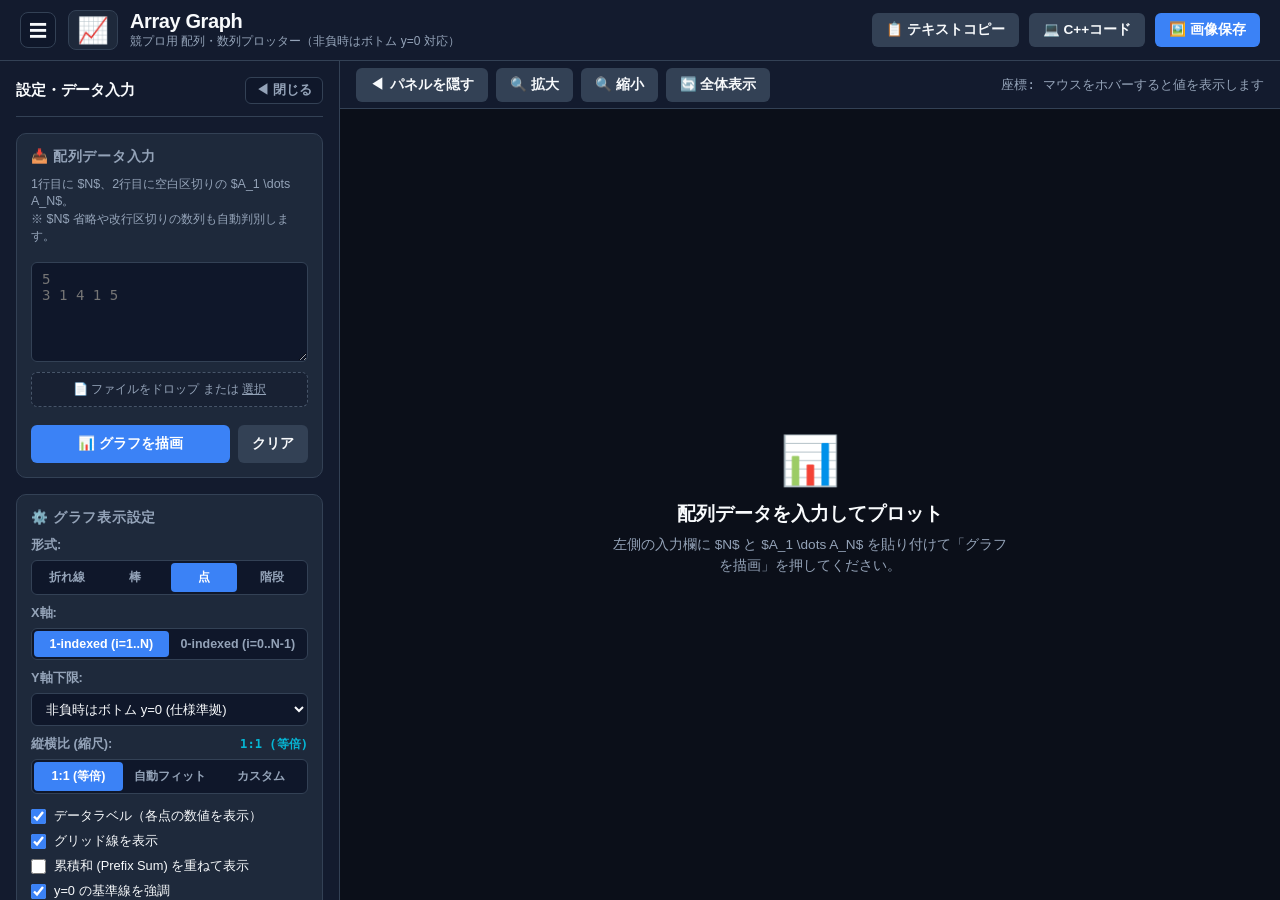
<file: app/array_graph/index.html>
<!DOCTYPE html>
<html lang="ja">
<head>
  <meta charset="UTF-8">
  <meta name="viewport" content="width=device-width, initial-scale=1.0">
  <title>Array Graph - 競プロ用 配列・数列グラフプロッター</title>
  <link rel="stylesheet" href="style.css">
</head>
<body>

  <!-- ヘッダー -->
  <header>
    <div class="logo-area">
      <button id="btn-header-toggle-sidebar" class="sidebar-header-toggle-btn" title="サイドバーを開閉 (Ctrl+B / ⌘B)">
        ☰
      </button>
      <div class="logo-icon">📈</div>
      <div>
        <h1>Array Graph</h1>
        <div class="subtitle">競プロ用 配列・数列プロッター（非負時はボトム y=0 対応）</div>
      </div>
    </div>
    <div class="header-actions">
      <button class="btn btn-secondary" id="btn-export-text" title="配列データをテキスト形式でコピー">📋 テキストコピー</button>
      <button class="btn btn-secondary" id="btn-export-cpp" title="C++ vector<long long> コードとしてコピー">💻 C++コード</button>
      <button class="btn btn-primary" id="btn-save-image" title="グラフを画像 (PNG) として保存">🖼️ 画像保存</button>
    </div>
  </header>

  <!-- メインコンテンツ -->
  <div class="app-container" id="app-container">

    <!-- サイドバー (入力・設定・統計) -->
    <aside class="sidebar" id="sidebar">

      <!-- サイドバー上部ヘッダー (折りたたみボタン) -->
      <div class="sidebar-header">
        <span class="sidebar-header-title">設定・データ入力</span>
        <button id="btn-close-sidebar" class="sidebar-close-btn" title="サイドバーを閉じる (Ctrl+B / ⌘B)">
          ◀ 閉じる
        </button>
      </div>

      <!-- 1. 入力セクション -->
      <div class="control-section">
        <div class="section-title">
          <span>📥 配列データ入力</span>
        </div>
        <div style="font-size: 0.78rem; color: var(--text-sub); margin-bottom: 6px; line-height: 1.4;">
          1行目に $N$、2行目に空白区切りの $A_1 \dots A_N$。<br>
          ※ $N$ 省略や改行区切りの数列も自動判別します。
        </div>

        <textarea id="input-array-text" class="input-textarea" placeholder="5&#10;3 1 4 1 5"></textarea>

        <!-- ファイルドロップゾーン -->
        <div class="file-drop-zone" id="file-drop-zone">
          <span>📄 ファイルをドロップ または <u>選択</u></span>
          <input type="file" id="file-input" accept=".txt,.in,.out,text/*" style="display: none;">
        </div>

        <div style="display: flex; gap: 8px; margin-top: 8px;">
          <button id="btn-plot" class="btn btn-primary" style="flex: 1; padding: 10px;">📊 グラフを描画</button>
          <button id="btn-clear" class="btn btn-secondary" style="padding: 10px 14px;">クリア</button>
        </div>
      </div>

      <!-- 2. グラフ表示設定 -->
      <div class="control-section">
        <div class="section-title">
          <span>⚙️ グラフ表示設定</span>
        </div>

        <!-- グラフ種別 -->
        <div class="setting-row">
          <label class="setting-label">形式:</label>
          <div class="toggle-group" id="graph-type-group">
            <button class="toggle-btn" data-type="line">折れ線</button>
            <button class="toggle-btn" data-type="bar">棒</button>
            <button class="toggle-btn active" data-type="scatter">点</button>
            <button class="toggle-btn" data-type="step">階段</button>
          </div>
        </div>

        <!-- インデックス -->
        <div class="setting-row">
          <label class="setting-label">X軸:</label>
          <div class="toggle-group" id="index-type-group">
            <button class="toggle-btn active" data-index="1">1-indexed (i=1..N)</button>
            <button class="toggle-btn" data-index="0">0-indexed (i=0..N-1)</button>
          </div>
        </div>

        <!-- Y軸下限設定 -->
        <div class="setting-row">
          <label class="setting-label">Y軸下限:</label>
          <select id="select-y-mode" class="select-input">
            <option value="auto_zero" selected>非負時はボトム y=0 (仕様準拠)</option>
            <option value="always_zero">常に y=0 を含む</option>
            <option value="tight">min〜max 完全フィット</option>
          </select>
        </div>

        <!-- 縦横の縮尺 (アスペクト比) -->
        <div class="setting-row">
          <div style="display: flex; justify-content: space-between; align-items: center;">
            <label class="setting-label">縦横比 (縮尺):</label>
            <span id="aspect-ratio-val" style="font-size: 0.76rem; font-family: var(--font-mono); color: var(--accent-cyan); font-weight: bold;">1:1 (等倍)</span>
          </div>
          <div class="toggle-group" id="aspect-ratio-group">
            <button class="toggle-btn active" data-aspect="1:1" title="X軸とY軸の1目盛りピクセル長を同一にする (デフォルト等倍)">1:1 (等倍)</button>
            <button class="toggle-btn" data-aspect="auto" title="キャンバス全体に広がるよう自動フィット">自動フィット</button>
            <button class="toggle-btn" data-aspect="custom" title="スライダーで自由な縦横比率に調整">カスタム</button>
          </div>
          <div id="aspect-slider-container" style="display: none; flex-direction: column; gap: 4px; margin-top: 4px; background: #0f172a; padding: 8px; border-radius: 6px; border: 1px solid var(--panel-border);">
            <div style="display: flex; justify-content: space-between; font-size: 0.72rem; color: var(--text-sub);">
              <span>Y軸 0.2x</span>
              <span id="slider-ratio-display" style="color: var(--accent-cyan); font-weight: bold;">1.0x (1:1)</span>
              <span>Y軸 5.0x</span>
            </div>
            <input type="range" id="aspect-ratio-slider" min="0.2" max="5.0" step="0.05" value="1.0" style="width: 100%; accent-color: var(--accent);">
            <div style="display: flex; justify-content: space-between; gap: 4px; margin-top: 4px;">
              <button class="preset-btn" style="flex: 1;" id="btn-aspect-05">0.5x (1:2)</button>
              <button class="preset-btn" style="flex: 1;" id="btn-aspect-10">1.0x (1:1)</button>
              <button class="preset-btn" style="flex: 1;" id="btn-aspect-20">2.0x (2:1)</button>
            </div>
          </div>
        </div>

        <!-- チェックボックスオプション -->
        <div class="checkbox-options">
          <label class="checkbox-label">
            <input type="checkbox" id="chk-show-labels" checked>
            <span>データラベル（各点の数値を表示）</span>
          </label>
          <label class="checkbox-label">
            <input type="checkbox" id="chk-show-grid" checked>
            <span>グリッド線を表示</span>
          </label>
          <label class="checkbox-label">
            <input type="checkbox" id="chk-show-prefix">
            <span>累積和 (Prefix Sum) を重ねて表示</span>
          </label>
          <label class="checkbox-label">
            <input type="checkbox" id="chk-show-zero" checked>
            <span>y=0 の基準線を強調</span>
          </label>
        </div>
      </div>

      <!-- 3. 配列統計情報 (Analytics) -->
      <div class="control-section">
        <div class="section-title">
          <span>📊 配列の基本統計</span>
        </div>
        <div class="stats-grid" id="stats-grid">
          <div class="stat-item">
            <div class="stat-name">要素数 N</div>
            <div class="stat-val" id="stat-n">-</div>
          </div>
          <div class="stat-item">
            <div class="stat-name">最小値 min(A)</div>
            <div class="stat-val" id="stat-min">-</div>
          </div>
          <div class="stat-item">
            <div class="stat-name">最大値 max(A)</div>
            <div class="stat-val" id="stat-max">-</div>
          </div>
          <div class="stat-item">
            <div class="stat-name">総和 ΣA</div>
            <div class="stat-val" id="stat-sum">-</div>
          </div>
          <div class="stat-item" style="grid-column: span 2;">
            <div class="stat-name">平均値</div>
            <div class="stat-val" id="stat-avg">-</div>
          </div>
        </div>
      </div>

    </aside>

    <!-- メインワークスペース (キャンバス) -->
    <main class="workspace">

      <!-- 折りたたみ時の展開フローティングボタン -->
      <button id="btn-floating-expand" class="floating-sidebar-toggle" title="サイドバーを開く (Ctrl+B / ⌘B)">
        ▶ パネルを開く
      </button>

      <!-- ツールバー -->
      <div class="workspace-toolbar">
        <div class="toolbar-group">
          <button id="btn-toggle-sidebar" class="btn btn-secondary sidebar-toggle-btn" title="サイドバーを開閉 (Ctrl+B / ⌘B)">
            <span id="sidebar-toggle-icon">◀</span>
            <span id="sidebar-toggle-text">パネルを隠す</span>
          </button>
          <button id="btn-zoom-in" class="btn btn-secondary" title="拡大">🔍 拡大</button>
          <button id="btn-zoom-out" class="btn btn-secondary" title="縮小">🔍 縮小</button>
          <button id="btn-reset-view" class="btn btn-secondary" title="全体を表示 (リセット)">🔄 全体表示</button>
        </div>

        <div class="toolbar-status" id="hover-coord-text">
          座標: マウスをホバーすると値を表示します
        </div>
      </div>

      <!-- キャンバスエリア -->
      <div class="canvas-container" id="canvas-container">
        <canvas id="plot-canvas"></canvas>

        <!-- マウスホバー用フローティングツールチップ -->
        <div class="plot-tooltip" id="plot-tooltip"></div>

        <!-- データ未入力時のプレースホルダー -->
        <div class="empty-state" id="empty-state">
          <div style="font-size: 3rem; margin-bottom: 12px;">📊</div>
          <h3>配列データを入力してプロット</h3>
          <p>左側の入力欄に $N$ と $A_1 \dots A_N$ を貼り付けて「グラフを描画」を押してください。</p>
        </div>
      </div>

    </main>
  </div>

  <!-- トースト通知 -->
  <div class="toast" id="toast">クリップボードにコピーしました！</div>

  <script src="script.js"></script>
</body>
</html>
</file>
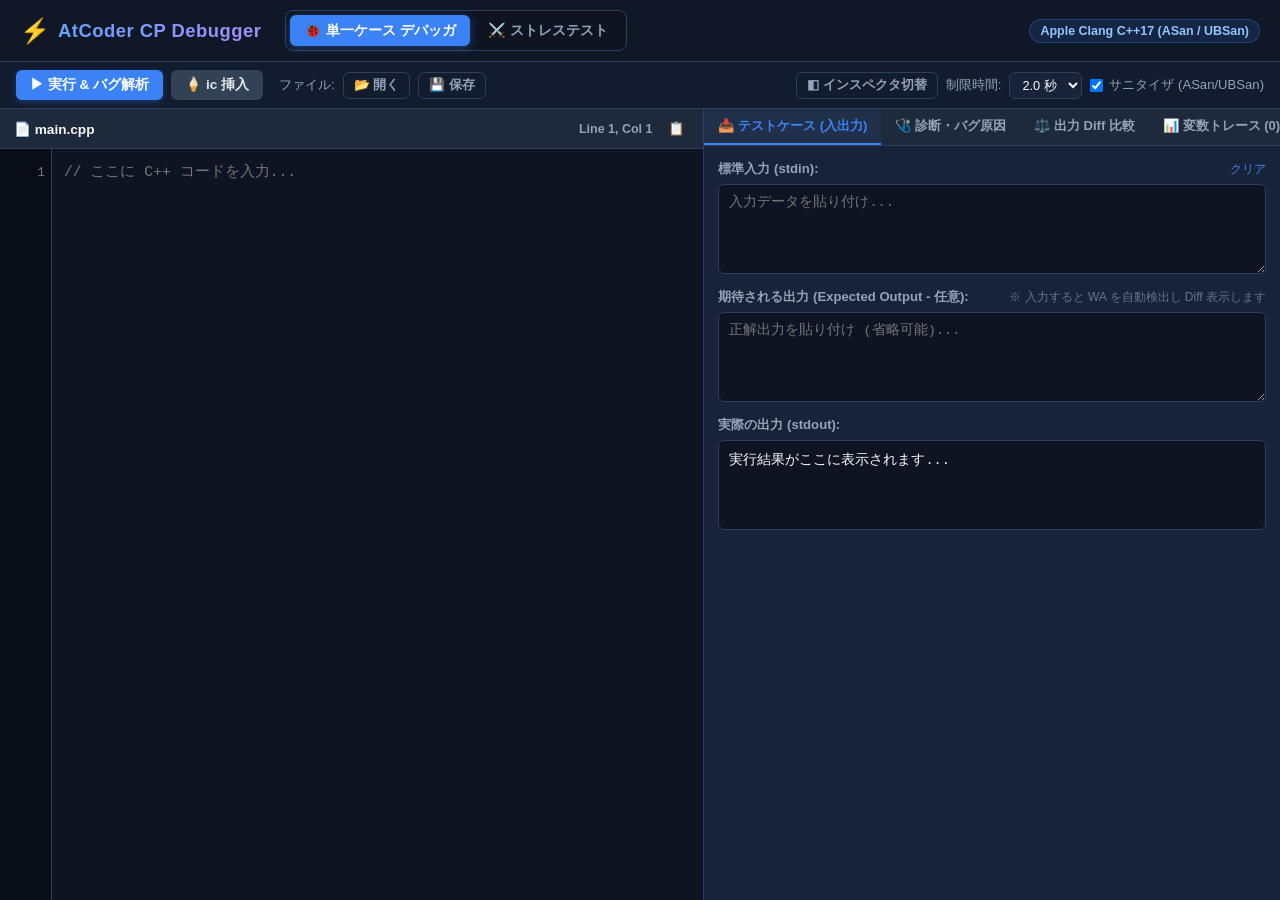
<file: app/cp_debugger/index.html>
<!DOCTYPE html>
<html lang="ja">
<head>
  <meta charset="UTF-8">
  <meta name="viewport" content="width=device-width, initial-scale=1.0">
  <title>AtCoder CP Debugger - 競技プログラミング デバッガ</title>
  <link rel="stylesheet" href="style.css">
</head>
<body>
  <!-- ヘッダー -->
  <header>
    <div class="header-left">
      <div class="logo">
        <span class="logo-icon">⚡️</span>
        <span class="logo-title">AtCoder CP Debugger</span>
      </div>
      <div class="tab-switcher">
        <button id="tab-btn-debug" class="tab-btn active" title="単一ケースの実行とバグ行・原因特定">
          🐞 単一ケース デバッガ
        </button>
        <button id="tab-btn-stress" class="tab-btn" title="Solver × Naive × Generator による自動検証">
          ⚔️ ストレステスト
        </button>
      </div>
    </div>
    <div class="header-right">
      <span class="badge badge-env">
        Apple Clang C++17 (ASan / UBSan)
      </span>
    </div>
  </header>

  <!-- メインコンテンツ -->
  <main id="app-container">
    
    <!-- ========================================== -->
    <!-- TAB 1: 単一ケース デバッガ (Single Debugger) -->
    <!-- ========================================== -->
    <section id="view-debugger" class="app-view active">
      <!-- ツールバー -->
      <div class="toolbar">
        <div class="toolbar-group">
          <button id="btn-run-debug" class="btn btn-primary" title="コードをコンパイル・実行してバグ行と原因を特定します (Ctrl+Enter / Cmd+Enter)">
            ▶ 実行 & バグ解析
          </button>
          <button id="btn-inject-ic" class="btn btn-secondary" title="icecream.hpp のインクルードとコンテキスト設定をコードに挿入します">
            🍦 ic 挿入
          </button>
          <button id="btn-jump-error" class="btn btn-outline" style="display: none;" title="バグ発生行へスクロール">
            🎯 バグ行へジャンプ
          </button>
        </div>

        <div class="toolbar-group">
          <label class="control-label">ファイル:</label>
          <button id="btn-load-file" class="btn btn-sm btn-outline">📂 開く</button>
          <input type="file" id="file-input-cpp" accept=".cpp,.cc,.cxx,.hpp" style="display: none;">
          <button id="btn-save-file" class="btn btn-sm btn-outline">💾 保存</button>
        </div>

        <div class="toolbar-group right-align">
          <button id="btn-toggle-inspector" class="btn btn-sm btn-outline" title="右側インスペクタパネルを開閉 (Ctrl+B / ⌘B)">
            ◧ インスペクタ切替
          </button>
          <label class="control-label">制限時間:</label>
          <select id="select-timeout" class="select-box sm">
            <option value="1.0">1.0 秒</option>
            <option value="2.0" selected>2.0 秒</option>
            <option value="5.0">5.0 秒</option>
          </select>

          <label class="checkbox-label" title="AddressSanitizer & UndefinedBehaviorSanitizer を有効化して実行時エラーを捕捉します">
            <input type="checkbox" id="check-sanitize" checked>
            サニタイザ (ASan/UBSan)
          </label>
        </div>
      </div>

      <!-- デバッガ分割レイアウト -->
      <div class="debugger-split">
        <!-- 左ペイン: コードエディタ -->
        <div class="pane pane-editor">
          <div class="pane-header">
            <span class="file-name">📄 main.cpp</span>
            <div class="editor-meta">
              <span id="editor-line-col">Line 1, Col 1</span>
              <button id="btn-copy-code" class="btn-icon" title="コードをコピー">📋</button>
            </div>
          </div>
          <div class="editor-container" id="editor-container">
            <div class="gutter" id="editor-gutter"></div>
            <div class="editor-highlight-overlay" id="editor-highlight-overlay"></div>
            <textarea id="code-editor" class="code-textarea" spellcheck="false" placeholder="// ここに C++ コードを入力..."></textarea>
          </div>
        </div>

        <!-- 右ペイン: インスペクタ & 出力 -->
        <div class="pane pane-inspector">
          <!-- インスペクタタブ -->
          <div class="inspector-tabs">
            <button class="insp-tab-btn active" data-tab="tab-testcase">📥 テストケース (入出力)</button>
            <button class="insp-tab-btn" data-tab="tab-diagnosis">🩺 診断・バグ原因</button>
            <button class="insp-tab-btn" data-tab="tab-diff">⚖️ 出力 Diff 比較</button>
            <button class="insp-tab-btn" data-tab="tab-trace">📊 変数トレース (<span id="trace-badge-count">0</span>)</button>
            <button class="insp-tab-btn" data-tab="tab-raw">📜 生ログ (stderr)</button>
          </div>

          <!-- タブ1: 入出力 (Testcase) -->
          <div id="tab-testcase" class="insp-view active">
            <div class="io-section">
              <div class="io-header">
                <span>標準入力 (stdin):</span>
                <button id="btn-clear-input" class="btn-text">クリア</button>
              </div>
              <textarea id="input-stdin" class="io-textarea" placeholder="入力データを貼り付け..."></textarea>
            </div>

            <div class="io-section">
              <div class="io-header">
                <span>期待される出力 (Expected Output - 任意):</span>
                <span class="io-subtext">※ 入力すると WA を自動検出し Diff 表示します</span>
              </div>
              <textarea id="input-expected" class="io-textarea" placeholder="正解出力を貼り付け (省略可能)..."></textarea>
            </div>

            <div class="io-section">
              <div class="io-header">
                <span>実際の出力 (stdout):</span>
                <span id="exec-time-pill" class="pill-meta" style="display:none;">0 ms</span>
              </div>
              <pre id="output-stdout" class="io-output-box">実行結果がここに表示されます...</pre>
            </div>
          </div>

          <!-- タブ2: 診断・バグ原因 (Diagnosis) -->
          <div id="tab-diagnosis" class="insp-view">
            <div class="verdict-banner" id="verdict-banner">
              <div class="verdict-badge" id="verdict-badge">READY</div>
              <div class="verdict-meta" id="verdict-meta">コードを実行すると診断結果が表示されます</div>
            </div>

            <!-- バグ行通知カード -->
            <div id="bug-line-card" class="bug-card" style="display: none;">
              <div class="bug-card-header">
                <span class="bug-icon">⚠️</span>
                <span class="bug-title" id="bug-line-text">バグ発生行: -</span>
              </div>
              <div class="bug-card-actions">
                <button id="btn-jump-from-card" class="btn btn-sm btn-danger">エディタの該当行へ移動</button>
              </div>
            </div>

            <!-- 詳細診断カード (人間可読な日本語解説) -->
            <div id="diagnosis-explanation-card" class="diag-card" style="display: none;">
              <h3 id="diag-title" class="diag-title">診断タイトル</h3>
              <p id="diag-desc" class="diag-desc">原因の説明がここに表示されます。</p>
              <div class="diag-advice-box" id="diag-advice-box">
                <strong>💡 修正のアドバイス:</strong>
                <p id="diag-advice">アドバイス内容</p>
              </div>
              <div class="diag-detail-box" id="diag-detail-box" style="display: none;">
                <strong>詳細情報:</strong>
                <pre id="diag-detail-pre"></pre>
              </div>
            </div>

            <!-- 実行サマリー -->
            <div class="summary-box" id="diagnosis-summary-box">
              <div class="summary-row">
                <span class="label">コンパイラ:</span>
                <span class="value">Apple Clang (C++17, -O0, ASan/UBSan)</span>
              </div>
              <div class="summary-row">
                <span class="label">ACL / 自作ライブラリ:</span>
                <span class="value">インクルード可能 (<atcoder/all>, <mylib/...>)</span>
              </div>
            </div>
          </div>

          <!-- タブ3: 出力 Diff 比較 (Diff) -->
          <div id="tab-diff" class="insp-view">
            <div id="diff-status-box" class="diff-status-box">
              期待される出力と実際の出力の差異を比較します。
            </div>
            <div id="diff-container" class="diff-container" style="display: none;">
              <div class="diff-first-diff" id="diff-first-diff">
                <!-- 最初の不一致トークン・行 -->
              </div>
              <div class="diff-split-view">
                <div class="diff-pane">
                  <div class="diff-pane-title">期待値 (Expected)</div>
                  <pre id="diff-expected" class="diff-content"></pre>
                </div>
                <div class="diff-pane">
                  <div class="diff-pane-title">実際 (Actual)</div>
                  <pre id="diff-actual" class="diff-content"></pre>
                </div>
              </div>
            </div>
          </div>

          <!-- タブ4: トレース・タイムライン (Trace Timeline) -->
          <div id="tab-trace" class="insp-view">
            <div class="trace-toolbar">
              <input type="text" id="trace-filter-input" class="search-input" placeholder="変数名でフィルタ (例: x, dp)...">
              <span class="trace-stats" id="trace-stats">0 件のトレース</span>
            </div>

            <!-- トレース警告 (オーバーフロー/未初期化/NaN) -->
            <div id="trace-warning-container" class="warning-container" style="display: none;"></div>

            <!-- トレース一覧テーブル -->
            <div class="trace-table-container">
              <table class="trace-table">
                <thead>
                  <tr>
                    <th width="45">Step</th>
                    <th width="55">Line</th>
                    <th width="110">スコープ</th>
                    <th>変数と値 (クリックで行ジャンプ)</th>
                  </tr>
                </thead>
                <tbody id="trace-table-body">
                  <tr>
                    <td colspan="4" class="empty-cell">
                      icecream の <code>IC(x)</code> や <code>std::cerr</code> による出力がここに構造化表示されます。
                    </td>
                  </tr>
                </tbody>
              </table>
            </div>
          </div>

          <!-- タブ5: 生ログ (Raw Stderr) -->
          <div id="tab-raw" class="insp-view">
            <div class="raw-header">
              <span>stderr (標準エラー出力):</span>
              <button id="btn-copy-stderr" class="btn-text">コピー</button>
            </div>
            <pre id="output-stderr" class="raw-pre">stderr の生出力がここに表示されます...</pre>
          </div>
        </div>
      </div>
    </section>

    <!-- ========================================== -->
    <!-- TAB 2: ストレステスト (Stress Test Studio) -->
    <!-- ========================================== -->
    <section id="view-stress" class="app-view">
      <!-- ツールバー -->
      <div class="toolbar">
        <div class="toolbar-group">
          <button id="btn-start-stress" class="btn btn-emerald" title="Solver × Naive × Generator による連続自動テストを開始します">
            ▶ ストレステスト開始
          </button>
          <button id="btn-stop-stress" class="btn btn-outline" disabled title="実行中のストレステストを中止">
            ⏹ 中止
          </button>
        </div>

        <div class="toolbar-group right-align">
          <label class="control-label">テストケース数:</label>
          <select id="select-stress-iters" class="select-box sm">
            <option value="30">30 回</option>
            <option value="50" selected>50 回</option>
            <option value="100">100 回</option>
            <option value="300">300 回</option>
          </select>

          <label class="control-label">1ケース制限時間:</label>
          <select id="select-stress-timeout" class="select-box sm">
            <option value="1.0" selected>1.0 秒</option>
            <option value="2.0">2.0 秒</option>
          </select>

          <label class="checkbox-label" title="不一致またはエラーが検出された時点で即座に停止します">
            <input type="checkbox" id="check-stress-stop-fail" checked>
            最初の失敗で停止
          </label>
        </div>
      </div>

      <!-- ストレステスト進行バー -->
      <div class="stress-progress-bar-container">
        <div id="stress-progress-bar" class="stress-progress-bar" style="width: 0%;"></div>
      </div>
      <div class="stress-status-line">
        <span id="stress-status-text">待機中 (設定を確認して「ストレステスト開始」を押してください)</span>
        <span id="stress-passed-count" class="pill-meta">0 / 0 完了</span>
      </div>

      <!-- 失敗検出カード (失敗時に表示) -->
      <div id="stress-fail-card" class="stress-fail-card" style="display: none;">
        <div class="fail-card-header">
          <div class="fail-title">
            <span class="fail-icon">🚨</span>
            <span id="stress-fail-title">ケース #14 で不一致 (WA) を検出！</span>
          </div>
          <button id="btn-transfer-to-debug" class="btn btn-danger btn-pulse" title="この失敗ケースの入力と期待出力を単一デバッガへ転送し、即座にバグ行を特定します">
            ⚡️ このケースをデバッガで開いて診断
          </button>
        </div>
        <div class="fail-content-grid">
          <div class="fail-grid-col">
            <div class="fail-label">生成されたテスト入力 (stdin):</div>
            <pre id="stress-fail-input" class="fail-pre"></pre>
          </div>
          <div class="fail-grid-col">
            <div class="fail-label">愚直解の出力 (Naive / 正解):</div>
            <pre id="stress-fail-naive" class="fail-pre expected"></pre>
          </div>
          <div class="fail-grid-col">
            <div class="fail-label">検証解の出力 (Solver / バグ):</div>
            <pre id="stress-fail-solver" class="fail-pre actual"></pre>
          </div>
        </div>
      </div>

      <!-- 3コード入力エディタ (タブ / 3分割) -->
      <div class="stress-code-grid">
        <!-- 1. Solver -->
        <div class="stress-code-pane">
          <div class="pane-header">
            <span class="file-name">🎯 Solver (検証対象の解法)</span>
            <button id="btn-sync-from-debugger" class="btn-sm btn-outline" title="デバッガ画面のコードを反映">デバッガから取込</button>
          </div>
          <textarea id="stress-code-solver" class="code-textarea stress-ta" spellcheck="false" placeholder="// 検証したいコード..."></textarea>
        </div>

        <!-- 2. Naive -->
        <div class="stress-code-pane">
          <div class="pane-header">
            <span class="file-name">🛡️ Naive (正解が保証された愚直解法)</span>
            <span class="pane-hint">O(N²) や O(2ⁿ) でOK</span>
          </div>
          <textarea id="stress-code-naive" class="code-textarea stress-ta" spellcheck="false" placeholder="// 愚直解法 (全探索など)..."></textarea>
        </div>

        <!-- 3. Generator -->
        <div class="stress-code-pane">
          <div class="pane-header">
            <span class="file-name">🎲 Generator (ランダムテスト生成器)</span>
            <span class="pane-hint">std::mt19937 等</span>
          </div>
          <textarea id="stress-code-gen" class="code-textarea stress-ta" spellcheck="false" placeholder="// ランダム入力を stdout に出力するプログラム..."></textarea>
        </div>
      </div>
    </section>

  </main>

  <script src="script.js"></script>
</body>
</html>
</file>
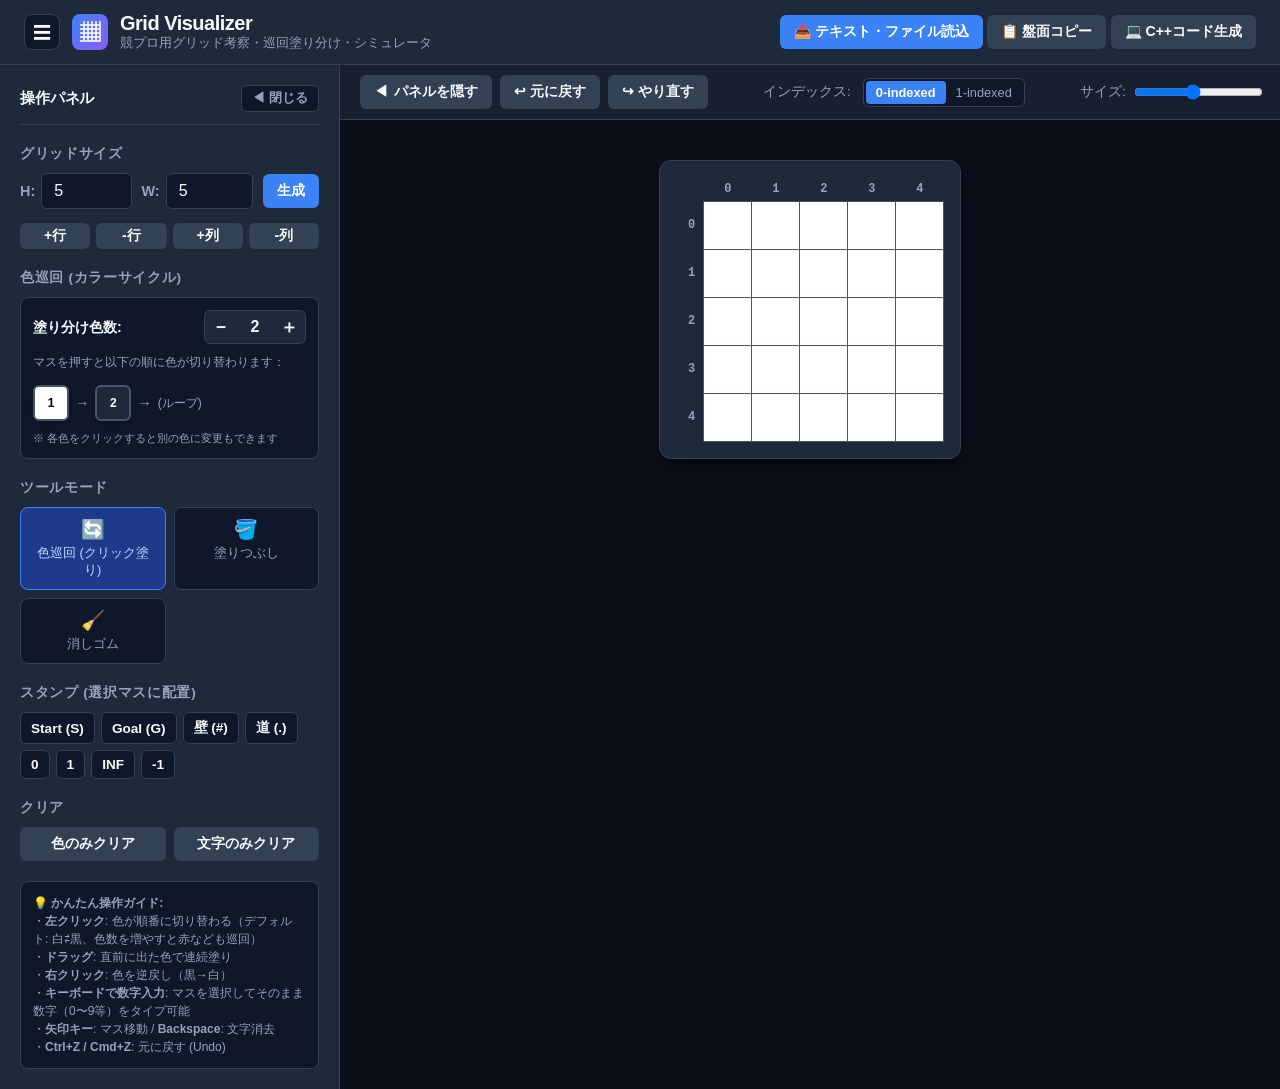
<file: app/grid_visualizer/index.html>
<!DOCTYPE html>
<html lang="ja">
<head>
  <meta charset="UTF-8">
  <meta name="viewport" content="width=device-width, initial-scale=1.0">
  <title>Grid Visualizer - 競プロ用グリッド考察ボード</title>
  <link rel="stylesheet" href="style.css">
</head>
<body>

  <!-- ヘッダー -->
  <header>
    <div class="logo-area">
      <button id="btn-header-toggle-sidebar" class="sidebar-header-toggle-btn" title="サイドバーを開閉 (Ctrl+B / ⌘B)">
        ☰
      </button>
      <div class="logo-icon">▦</div>
      <div>
        <h1>Grid Visualizer</h1>
        <div class="subtitle">競プロ用グリッド考察・巡回塗り分け・シミュレータ</div>
      </div>
    </div>
    <div class="header-actions">
      <button class="btn btn-primary" id="btn-open-reader" title="AtCoderなどの入力を貼り付け・ファイルから読み込む">📥 テキスト・ファイル読込</button>
      <button class="btn btn-secondary" id="btn-export-text" title="現在の盤面をテキストとしてコピー">📋 盤面コピー</button>
      <button class="btn btn-secondary" id="btn-copy-cpp" title="C++ vector&lt;string&gt; コードとしてコピー">💻 C++コード生成</button>
    </div>
  </header>

  <!-- メインコンテンツ -->
  <div class="app-container" id="app-container">

    <!-- サイドバー (操作パネル) -->
    <aside class="sidebar" id="sidebar">

      <!-- サイドバー上部ヘッダー (折りたたみボタン) -->
      <div class="sidebar-header">
        <span class="sidebar-header-title">操作パネル</span>
        <button id="btn-close-sidebar" class="sidebar-close-btn" title="サイドバーを閉じる (Ctrl+B / ⌘B)">
          ◀ 閉じる
        </button>
      </div>

      <!-- 1. グリッドサイズ設定 -->
      <div class="control-section">
        <div class="section-title">
          <span>グリッドサイズ</span>
        </div>
        <div class="size-inputs">
          <div class="input-group">
            <label for="input-h">H:</label>
            <input type="number" id="input-h" class="number-input" value="5" min="1" max="50">
          </div>
          <div class="input-group">
            <label for="input-w">W:</label>
            <input type="number" id="input-w" class="number-input" value="5" min="1" max="50">
          </div>
          <button id="btn-resize" class="btn btn-primary">生成</button>
        </div>
        <div style="display: flex; gap: 6px; margin-top: 4px;">
          <button id="btn-add-row" class="btn btn-secondary" style="flex:1; padding: 4px;">+行</button>
          <button id="btn-del-row" class="btn btn-secondary" style="flex:1; padding: 4px;">-行</button>
          <button id="btn-add-col" class="btn btn-secondary" style="flex:1; padding: 4px;">+列</button>
          <button id="btn-del-col" class="btn btn-secondary" style="flex:1; padding: 4px;">-列</button>
        </div>
      </div>

      <!-- 2. カラーサイクル設定 (色数の指定 & 巡回順序) -->
      <div class="control-section">
        <div class="section-title">
          <span>色巡回 (カラーサイクル)</span>
        </div>
        <div class="cycle-config-box">
          <div class="cycle-count-row">
            <span style="font-size: 0.9rem; font-weight: 600;">塗り分け色数:</span>
            <div class="stepper">
              <button id="btn-cycle-minus" class="stepper-btn" title="色数を減らす">−</button>
              <span id="cycle-count-display" class="stepper-value">2</span>
              <button id="btn-cycle-plus" class="stepper-btn" title="色数を増やす">＋</button>
            </div>
          </div>
          <div style="font-size: 0.75rem; color: var(--text-sub);">
            マスを押すと以下の順に色が切り替わります：
          </div>
          <!-- 循環プレビュー (白 -> 黒 -> 赤 -> ...) -->
          <div id="cycle-preview-list" class="cycle-preview-list"></div>
          <div style="font-size: 0.7rem; color: var(--text-sub);">
            ※ 各色をクリックすると別の色に変更もできます
          </div>
        </div>
      </div>

      <!-- 3. 操作ツールモード -->
      <div class="control-section">
        <div class="section-title">
          <span>ツールモード</span>
        </div>
        <div class="tool-modes">
          <button class="tool-btn active" data-mode="cycle" title="クリックするたびに色を巡回 (白→黒→赤...)。ドラッグで同じ色を連続塗り">
            <span class="icon">🔄</span>
            <span>色巡回 (クリック塗り)</span>
          </button>
          <button class="tool-btn" data-mode="bucket" title="クリックした連結領域を一気に塗りつぶす">
            <span class="icon">🪣</span>
            <span>塗りつぶし</span>
          </button>
          <button class="tool-btn" data-mode="eraser" title="色と文字を白紙に戻す">
            <span class="icon">🧹</span>
            <span>消しゴム</span>
          </button>
        </div>
      </div>

      <!-- 4. クイックスタンプ -->
      <div class="control-section">
        <div class="section-title">
          <span>スタンプ (選択マスに配置)</span>
        </div>
        <div class="stamp-buttons">
          <button class="stamp-btn" data-text="S" data-color="#10b981">Start (S)</button>
          <button class="stamp-btn" data-text="G" data-color="#ef4444">Goal (G)</button>
          <button class="stamp-btn" data-text="#" data-color="#1e293b">壁 (#)</button>
          <button class="stamp-btn" data-text="." data-color="#ffffff">道 (.)</button>
          <button class="stamp-btn" data-text="0">0</button>
          <button class="stamp-btn" data-text="1">1</button>
          <button class="stamp-btn" data-text="INF">INF</button>
          <button class="stamp-btn" data-text="-1">-1</button>
        </div>
      </div>

      <!-- 5. 全体クリア -->
      <div class="control-section">
        <div class="section-title">
          <span>クリア</span>
        </div>
        <div style="display: flex; gap: 8px;">
          <button id="btn-clear-colors" class="btn btn-secondary" style="flex:1;">色のみクリア</button>
          <button id="btn-clear-texts" class="btn btn-secondary" style="flex:1;">文字のみクリア</button>
        </div>
      </div>

      <!-- 操作ヒント -->
      <div style="margin-top: auto; font-size: 0.75rem; color: var(--text-sub); line-height: 1.5; background: #0f172a; padding: 12px; border-radius: 8px; border: 1px solid var(--panel-border);">
        <b>💡 かんたん操作ガイド:</b><br>
        ・<b>左クリック</b>: 色が順番に切り替わる（デフォルト: 白⇄黒、色数を増やすと赤なども巡回）<br>
        ・<b>ドラッグ</b>: 直前に出た色で連続塗り<br>
        ・<b>右クリック</b>: 色を逆戻し（黒→白）<br>
        ・<b>キーボードで数字入力</b>: マスを選択してそのまま数字（0〜9等）をタイプ可能<br>
        ・<b>矢印キー</b>: マス移動 / <b>Backspace</b>: 文字消去<br>
        ・<b>Ctrl+Z / Cmd+Z</b>: 元に戻す (Undo)
      </div>

    </aside>

    <!-- ワークスペース (グリッド領域) -->
    <main class="workspace">

      <!-- 折りたたみ時の展開フローティングボタン -->
      <button id="btn-floating-expand" class="floating-sidebar-toggle" title="サイドバーを開く (Ctrl+B / ⌘B)">
        ▶ パネルを開く
      </button>

      <!-- ツールバー -->
      <div class="workspace-toolbar">
        <div class="toolbar-group">
          <button id="btn-toggle-sidebar" class="btn btn-secondary sidebar-toggle-btn" title="サイドバーを開閉 (Ctrl+B / ⌘B)">
            <span id="sidebar-toggle-icon">◀</span>
            <span id="sidebar-toggle-text">パネルを隠す</span>
          </button>
          <button id="btn-undo" class="btn btn-secondary" title="元に戻す (Ctrl+Z)">↩ 元に戻す</button>
          <button id="btn-redo" class="btn btn-secondary" title="やり直す (Ctrl+Y)">↪ やり直す</button>
        </div>

        <div class="toolbar-group">
          <span style="font-size: 0.85rem; color: var(--text-sub); margin-right: 4px;">インデックス:</span>
          <div class="toggle-group">
            <button class="toggle-btn active" id="toggle-index-0">0-indexed</button>
            <button class="toggle-btn" id="toggle-index-1">1-indexed</button>
          </div>
        </div>

        <div class="toolbar-group" style="width: 180px;">
          <span style="font-size: 0.85rem; color: var(--text-sub); white-space: nowrap;">サイズ:</span>
          <input type="range" id="cell-size-slider" min="28" max="72" value="48" style="flex: 1;">
        </div>
      </div>

      <!-- グリッドスクロールコンテナ -->
      <div class="grid-scroll-container">
        <div class="grid-wrapper">
          <table id="grid-table" class="grid-table"></table>
        </div>
      </div>

    </main>
  </div>

  <!-- テキスト / ファイル読み込みモーダル -->
  <div class="modal-overlay" id="modal-overlay">
    <div class="modal-content">
      <div class="modal-header">
        <div class="modal-title">
          <span>📥 テキスト / ファイル読み込み</span>
        </div>
        <button class="modal-close" id="modal-close-btn">&times;</button>
      </div>

      <!-- モード切り替えタブ -->
      <div class="mode-tabs">
        <button class="mode-tab active" id="tab-mode-string" data-reader-mode="string">
          <span>🔤 文字列モード</span>
        </button>
        <button class="mode-tab" id="tab-mode-number" data-reader-mode="number">
          <span>🔢 数字モード</span>
        </button>
      </div>

      <!-- モード説明 -->
      <div class="mode-desc" id="mode-desc-text">
        <b>【文字列モード形式】</b><br>
        1行目に <code>H W</code>、続く $H$ 行に各行 $W$ 文字の文字列。<br>
        <b>文字が <code>#</code> のマスのみ黒色（壁）</b> で表示します。
      </div>

      <!-- ファイル読み込みゾーン (ドラッグ＆ドロップ対応) -->
      <div class="file-drop-zone" id="file-drop-zone">
        <span style="font-size: 1.3rem;">📄</span>
        <span>ファイルをここにドロップ または <u>ファイルを選択</u></span>
        <input type="file" id="file-input" accept=".txt,.in,.out,text/*" style="display: none;">
      </div>

      <!-- テキストエリア -->
      <textarea id="modal-textarea" class="modal-textarea" placeholder="ここにテキストを貼り付けてください..."></textarea>

      <!-- アクション -->
      <div style="display: flex; justify-content: flex-end; align-items: center;">
        <div class="modal-actions">
          <button class="btn btn-secondary" id="btn-modal-cancel">キャンセル</button>
          <button class="btn btn-primary" id="modal-confirm-btn">グリッドに反映</button>
        </div>
      </div>
    </div>
  </div>

  <!-- トースト通知 -->
  <div class="toast" id="toast">クリップボードにコピーしました！</div>

  <script src="script.js"></script>
</body>
</html>
</file>
<file: app/array_graph/style.css>
/* Array Graph - style.css */

:root {
  --bg-main: #0b0f19;
  --bg-sidebar: #131b2e;
  --panel-bg: #1e293b;
  --panel-border: #334155;
  --accent: #3b82f6;
  --accent-hover: #2563eb;
  --accent-cyan: #06b6d4;
  --accent-emerald: #10b981;
  --accent-rose: #f43f5e;
  --accent-amber: #f59e0b;
  --text-main: #f8fafc;
  --text-sub: #94a3b8;
  --font-mono: ui-monospace, SFMono-Regular, Menlo, Monaco, Consolas, monospace;
}

* {
  box-sizing: border-box;
  margin: 0;
  padding: 0;
}

body {
  font-family: -apple-system, BlinkMacSystemFont, "Segoe UI", Roboto, Helvetica, Arial, sans-serif;
  background-color: var(--bg-main);
  color: var(--text-main);
  height: 100vh;
  display: flex;
  flex-direction: column;
  overflow: hidden;
  user-select: none;
}

/* ヘッダー */
header {
  background-color: var(--bg-sidebar);
  border-bottom: 1px solid var(--panel-border);
  padding: 10px 20px;
  display: flex;
  justify-content: space-between;
  align-items: center;
  z-index: 10;
}

.logo-area {
  display: flex;
  align-items: center;
  gap: 12px;
}

.sidebar-header-toggle-btn {
  background: #0f172a;
  border: 1px solid var(--panel-border);
  color: var(--text-main);
  width: 36px;
  height: 36px;
  border-radius: 8px;
  display: flex;
  align-items: center;
  justify-content: center;
  font-size: 1.15rem;
  cursor: pointer;
  transition: all 0.15s ease;
}

.sidebar-header-toggle-btn:hover {
  background: #334155;
  border-color: var(--accent);
  color: #bfdbfe;
}

.logo-icon {
  font-size: 1.6rem;
  background-color: #1e293b;
  border-radius: 8px;
  padding: 4px 8px;
  border: 1px solid var(--panel-border);
}

h1 {
  font-size: 1.25rem;
  font-weight: 700;
  letter-spacing: -0.02em;
}

.subtitle {
  font-size: 0.75rem;
  color: var(--text-sub);
}

.header-actions {
  display: flex;
  gap: 10px;
}

/* アプリメインコンテナ */
.app-container {
  display: flex;
  flex: 1;
  overflow: hidden;
  position: relative;
}

/* サイドバー */
.sidebar {
  width: 340px;
  min-width: 340px;
  background-color: var(--bg-sidebar);
  border-right: 1px solid var(--panel-border);
  padding: 16px;
  display: flex;
  flex-direction: column;
  gap: 16px;
  overflow-y: auto;
  overflow-x: hidden;
  flex-shrink: 0;
  transition: width 0.25s cubic-bezier(0.4, 0, 0.2, 1),
              min-width 0.25s cubic-bezier(0.4, 0, 0.2, 1),
              padding 0.25s cubic-bezier(0.4, 0, 0.2, 1),
              opacity 0.2s ease,
              border-width 0.25s ease;
  white-space: normal;
}

.app-container.sidebar-collapsed .sidebar {
  width: 0 !important;
  min-width: 0 !important;
  padding: 0 !important;
  border-right: none !important;
  overflow: hidden !important;
  opacity: 0 !important;
  pointer-events: none;
}

/* サイドバー上部ヘッダー */
.sidebar-header {
  display: flex;
  justify-content: space-between;
  align-items: center;
  padding-bottom: 12px;
  border-bottom: 1px solid var(--panel-border);
}

.sidebar-header-title {
  font-size: 0.95rem;
  font-weight: 700;
  color: var(--text-main);
  letter-spacing: -0.01em;
}

.sidebar-close-btn {
  background: #0f172a;
  border: 1px solid var(--panel-border);
  color: var(--text-sub);
  padding: 4px 10px;
  border-radius: 6px;
  font-size: 0.8rem;
  font-weight: 600;
  cursor: pointer;
  display: inline-flex;
  align-items: center;
  gap: 4px;
  transition: all 0.15s ease;
}

.sidebar-close-btn:hover {
  background: #334155;
  color: var(--text-main);
  border-color: var(--accent);
}

/* ツールバーのサイドバートグルボタン */
.sidebar-toggle-btn {
  display: inline-flex;
  align-items: center;
  gap: 6px;
  font-size: 0.825rem;
}

.sidebar-toggle-btn.active {
  background-color: #1e3a8a;
  border-color: var(--accent);
  color: #bfdbfe;
}

/* フローティング展開ボタン (折りたたみ時に左端に現れるタブ) */
.floating-sidebar-toggle {
  position: absolute;
  top: 55px;
  left: 0;
  z-index: 40;
  background: #1e293b;
  border: 1px solid var(--panel-border);
  border-left: none;
  border-radius: 0 8px 8px 0;
  color: var(--text-main);
  padding: 8px 12px 8px 8px;
  font-size: 0.8rem;
  font-weight: 600;
  cursor: pointer;
  display: none;
  align-items: center;
  gap: 6px;
  box-shadow: 2px 4px 12px rgba(0, 0, 0, 0.4);
  transition: all 0.15s ease;
}

.floating-sidebar-toggle:hover {
  background: #334155;
  color: #bfdbfe;
  border-color: var(--accent);
  padding-left: 12px;
}

.app-container.sidebar-collapsed .floating-sidebar-toggle {
  display: inline-flex;
}

.control-section {
  background-color: var(--panel-bg);
  border: 1px solid var(--panel-border);
  border-radius: 10px;
  padding: 14px;
  display: flex;
  flex-direction: column;
  gap: 10px;
}

.section-title {
  font-size: 0.85rem;
  font-weight: 700;
  text-transform: uppercase;
  letter-spacing: 0.05em;
  color: var(--text-sub);
  display: flex;
  align-items: center;
  gap: 6px;
}

/* テキストエリア */
.input-textarea {
  width: 100%;
  height: 100px;
  background-color: #0f172a;
  border: 1px solid var(--panel-border);
  border-radius: 6px;
  color: var(--text-main);
  padding: 8px 10px;
  font-family: var(--font-mono);
  font-size: 0.88rem;
  resize: vertical;
  outline: none;
  transition: border-color 0.15s;
}

.input-textarea:focus {
  border-color: var(--accent);
}

/* ファイルドロップゾーン */
.file-drop-zone {
  border: 1px dashed #475569;
  border-radius: 6px;
  padding: 8px;
  text-align: center;
  cursor: pointer;
  background-color: rgba(15, 23, 42, 0.4);
  color: var(--text-sub);
  font-size: 0.76rem;
  transition: all 0.15s;
}

.file-drop-zone:hover, .file-drop-zone.dragover {
  border-color: var(--accent);
  background-color: rgba(59, 130, 246, 0.1);
  color: var(--text-main);
}

/* プリセットボタン */
.preset-buttons {
  display: grid;
  grid-template-columns: 1fr 1fr;
  gap: 6px;
}

.preset-btn {
  background-color: #0f172a;
  border: 1px solid var(--panel-border);
  color: var(--text-sub);
  padding: 5px 8px;
  border-radius: 5px;
  font-size: 0.72rem;
  cursor: pointer;
  transition: all 0.15s;
}

.preset-btn:hover {
  background-color: #334155;
  color: var(--text-main);
  border-color: #475569;
}

/* ボタン共通 */
.btn {
  display: inline-flex;
  align-items: center;
  justify-content: center;
  gap: 6px;
  font-size: 0.85rem;
  font-weight: 600;
  padding: 8px 14px;
  border-radius: 6px;
  border: none;
  cursor: pointer;
  transition: all 0.15s ease;
}

.btn-primary {
  background-color: var(--accent);
  color: white;
}

.btn-primary:hover {
  background-color: var(--accent-hover);
}

.btn-secondary {
  background-color: #334155;
  color: var(--text-main);
}

.btn-secondary:hover {
  background-color: #475569;
}

/* 設定行 */
.setting-row {
  display: flex;
  flex-direction: column;
  gap: 6px;
}

.setting-label {
  font-size: 0.8rem;
  color: var(--text-sub);
  font-weight: 600;
}

.select-input {
  background-color: #0f172a;
  border: 1px solid var(--panel-border);
  color: var(--text-main);
  padding: 7px 10px;
  border-radius: 6px;
  font-size: 0.82rem;
  outline: none;
}

.select-input:focus {
  border-color: var(--accent);
}

/* トグルボタングループ */
.toggle-group {
  display: flex;
  background-color: #0f172a;
  border: 1px solid var(--panel-border);
  border-radius: 6px;
  padding: 2px;
  gap: 2px;
}

.toggle-btn {
  flex: 1;
  background: none;
  border: none;
  color: var(--text-sub);
  font-size: 0.78rem;
  font-weight: 600;
  padding: 6px 8px;
  border-radius: 4px;
  cursor: pointer;
  transition: all 0.15s;
  text-align: center;
}

.toggle-btn.active {
  background-color: var(--accent);
  color: white;
}

/* チェックボックス */
.checkbox-options {
  display: flex;
  flex-direction: column;
  gap: 8px;
  margin-top: 4px;
}

.checkbox-label {
  display: flex;
  align-items: center;
  gap: 8px;
  font-size: 0.8rem;
  color: var(--text-main);
  cursor: pointer;
}

.checkbox-label input[type="checkbox"] {
  accent-color: var(--accent);
  width: 15px;
  height: 15px;
  cursor: pointer;
}

/* 統計情報グリッド */
.stats-grid {
  display: grid;
  grid-template-columns: 1fr 1fr;
  gap: 8px;
}

.stat-item {
  background-color: #0f172a;
  border: 1px solid var(--panel-border);
  border-radius: 6px;
  padding: 8px 10px;
  display: flex;
  flex-direction: column;
}

.stat-name {
  font-size: 0.7rem;
  color: var(--text-sub);
}

.stat-val {
  font-size: 1.05rem;
  font-weight: 700;
  font-family: var(--font-mono);
  color: var(--accent-cyan);
  margin-top: 2px;
}

/* メインワークスペース */
.workspace {
  flex: 1;
  display: flex;
  flex-direction: column;
  background-color: var(--bg-main);
  position: relative;
  overflow: hidden;
}

/* ツールバー */
.workspace-toolbar {
  height: 48px;
  background-color: var(--bg-sidebar);
  border-bottom: 1px solid var(--panel-border);
  padding: 0 16px;
  display: flex;
  align-items: center;
  justify-content: space-between;
  gap: 12px;
}

.toolbar-group {
  display: flex;
  align-items: center;
  gap: 8px;
}

.toolbar-status {
  font-size: 0.82rem;
  color: var(--text-sub);
  font-family: var(--font-mono);
}

/* キャンバスコンテナ */
.canvas-container {
  flex: 1;
  position: relative;
  overflow: hidden;
  display: flex;
  align-items: center;
  justify-content: center;
}

#plot-canvas {
  width: 100%;
  height: 100%;
  display: block;
  cursor: crosshair;
}

/* ホバー用フローティングツールチップ */
.plot-tooltip {
  position: absolute;
  pointer-events: none;
  background-color: rgba(15, 23, 42, 0.92);
  backdrop-filter: blur(4px);
  border: 1px solid var(--accent-cyan);
  color: var(--text-main);
  padding: 8px 12px;
  border-radius: 6px;
  font-size: 0.82rem;
  font-family: var(--font-mono);
  line-height: 1.4;
  box-shadow: 0 4px 12px rgba(0, 0, 0, 0.5);
  display: none;
  z-index: 50;
  transform: translate(-50%, -120%);
}

/* 未入力時のプレースホルダー */
.empty-state {
  position: absolute;
  display: flex;
  flex-direction: column;
  align-items: center;
  justify-content: center;
  text-align: center;
  color: var(--text-sub);
  pointer-events: none;
  padding: 20px;
}

.empty-state h3 {
  color: var(--text-main);
  font-size: 1.2rem;
  margin-bottom: 8px;
}

.empty-state p {
  font-size: 0.85rem;
  line-height: 1.5;
  max-width: 400px;
}

/* 通知トースト */
.toast {
  position: fixed;
  bottom: 24px;
  right: 24px;
  background-color: var(--accent-emerald);
  color: white;
  padding: 12px 20px;
  border-radius: 8px;
  font-weight: 600;
  box-shadow: 0 10px 15px -3px rgba(0, 0, 0, 0.4);
  transform: translateY(100px);
  opacity: 0;
  transition: all 0.3s cubic-bezier(0.16, 1, 0.3, 1);
  z-index: 1000;
}

.toast.show {
  transform: translateY(0);
  opacity: 1;
}
</file>
<file: app/cp_debugger/style.css>
/*
 * AtCoder CP Debugger - style.css
 * Modern Dark-Mode IDE Design
 */

:root {
  --bg-main: #0b0f19;
  --bg-header: #101726;
  --bg-toolbar: #131b2e;
  --panel-bg: #182238;
  --panel-header: #1e293b;
  --panel-border: #2e3e5c;
  --editor-bg: #0e1422;
  --editor-gutter-bg: #090d16;
  
  --accent-blue: #3b82f6;
  --accent-blue-hover: #2563eb;
  --accent-emerald: #10b981;
  --accent-emerald-hover: #059669;
  --accent-rose: #f43f5e;
  --accent-rose-hover: #e11d48;
  --accent-amber: #f59e0b;
  --accent-purple: #8b5cf6;
  
  --verdict-ac: #10b981;
  --verdict-wa: #f59e0b;
  --verdict-re: #ef4444;
  --verdict-tle: #f97316;
  --verdict-ce: #a855f7;

  --text-main: #f8fafc;
  --text-sub: #94a3b8;
  --text-dim: #64748b;
  
  --font-mono: ui-monospace, SFMono-Regular, Menlo, Monaco, Consolas, "Liberation Mono", "Courier New", monospace;
  --font-ui: -apple-system, BlinkMacSystemFont, "Segoe UI", Roboto, Helvetica, Arial, sans-serif;
}

* {
  box-sizing: border-box;
  margin: 0;
  padding: 0;
}

body {
  font-family: var(--font-ui);
  background-color: var(--bg-main);
  color: var(--text-main);
  height: 100vh;
  display: flex;
  flex-direction: column;
  overflow: hidden;
}

/* ==========================================================================
   Header
   ========================================================================== */
header {
  background-color: var(--bg-header);
  border-bottom: 1px solid var(--panel-border);
  padding: 10px 20px;
  display: flex;
  justify-content: space-between;
  align-items: center;
  flex-shrink: 0;
}

.header-left {
  display: flex;
  align-items: center;
  gap: 24px;
}

.logo {
  display: flex;
  align-items: center;
  gap: 8px;
}

.logo-icon {
  font-size: 1.5rem;
}

.logo-title {
  font-size: 1.15rem;
  font-weight: 700;
  letter-spacing: 0.5px;
  background: linear-gradient(135deg, #60a5fa, #a78bfa);
  -webkit-background-clip: text;
  -webkit-text-fill-color: transparent;
}

.tab-switcher {
  display: flex;
  background-color: var(--editor-bg);
  padding: 4px;
  border-radius: 8px;
  border: 1px solid var(--panel-border);
  gap: 4px;
}

.tab-btn {
  background: transparent;
  border: none;
  color: var(--text-sub);
  padding: 6px 14px;
  border-radius: 6px;
  font-size: 0.88rem;
  font-weight: 600;
  cursor: pointer;
  transition: all 0.2s;
}

.tab-btn:hover {
  color: var(--text-main);
  background-color: rgba(255, 255, 255, 0.05);
}

.tab-btn.active {
  color: #fff;
  background-color: var(--accent-blue);
  box-shadow: 0 2px 8px rgba(59, 130, 246, 0.4);
}

.header-right {
  display: flex;
  align-items: center;
  gap: 10px;
}

.badge {
  font-size: 0.78rem;
  padding: 4px 10px;
  border-radius: 9999px;
  font-weight: 600;
}

.badge-contest {
  background-color: rgba(16, 185, 129, 0.15);
  color: #34d399;
  border: 1px solid rgba(16, 185, 129, 0.3);
}

.badge-env {
  background-color: rgba(59, 130, 246, 0.15);
  color: #93c5fd;
  border: 1px solid rgba(59, 130, 246, 0.3);
}

/* ==========================================================================
   Main & Toolbar
   ========================================================================== */
#app-container {
  flex: 1;
  display: flex;
  flex-direction: column;
  overflow: hidden;
  position: relative;
}

.app-view {
  display: none;
  flex-direction: column;
  height: 100%;
  overflow: hidden;
}

.app-view.active {
  display: flex;
}

.toolbar {
  background-color: var(--bg-toolbar);
  border-bottom: 1px solid var(--panel-border);
  padding: 8px 16px;
  display: flex;
  align-items: center;
  gap: 16px;
  flex-shrink: 0;
  flex-wrap: wrap;
}

.toolbar-group {
  display: flex;
  align-items: center;
  gap: 8px;
}

.toolbar-group.right-align {
  margin-left: auto;
}

.control-label {
  font-size: 0.82rem;
  color: var(--text-sub);
  font-weight: 500;
}

.select-box {
  background-color: var(--panel-bg);
  border: 1px solid var(--panel-border);
  color: var(--text-main);
  padding: 5px 10px;
  border-radius: 6px;
  font-size: 0.85rem;
  outline: none;
  cursor: pointer;
}

.select-box.sm {
  padding: 4px 8px;
  font-size: 0.8rem;
}

.select-box:focus {
  border-color: var(--accent-blue);
}

.checkbox-label {
  font-size: 0.82rem;
  color: var(--text-sub);
  display: flex;
  align-items: center;
  gap: 6px;
  cursor: pointer;
}

/* Buttons */
.btn {
  padding: 6px 14px;
  border-radius: 6px;
  border: none;
  font-size: 0.85rem;
  font-weight: 600;
  cursor: pointer;
  transition: all 0.15s;
  display: inline-flex;
  align-items: center;
  gap: 6px;
}

.btn-sm {
  padding: 4px 10px;
  font-size: 0.8rem;
}

.btn-primary {
  background-color: var(--accent-blue);
  color: #fff;
  box-shadow: 0 2px 6px rgba(59, 130, 246, 0.3);
}

.btn-primary:hover {
  background-color: var(--accent-blue-hover);
}

.btn-secondary {
  background-color: #334155;
  color: #e2e8f0;
}

.btn-secondary:hover {
  background-color: #475569;
}

.btn-emerald {
  background-color: var(--accent-emerald);
  color: #fff;
  box-shadow: 0 2px 6px rgba(16, 185, 129, 0.3);
}

.btn-emerald:hover {
  background-color: var(--accent-emerald-hover);
}

.btn-danger {
  background-color: var(--accent-rose);
  color: #fff;
}

.btn-danger:hover {
  background-color: var(--accent-rose-hover);
}

.btn-outline {
  background: transparent;
  border: 1px solid var(--panel-border);
  color: var(--text-sub);
}

.btn-outline:hover:not(:disabled) {
  background-color: rgba(255, 255, 255, 0.05);
  color: var(--text-main);
  border-color: var(--text-sub);
}

.btn-outline:disabled {
  opacity: 0.4;
  cursor: not-allowed;
}

.btn-icon {
  background: transparent;
  border: none;
  cursor: pointer;
  padding: 4px;
  border-radius: 4px;
}

.btn-icon:hover {
  background-color: rgba(255, 255, 255, 0.1);
}

.btn-text {
  background: transparent;
  border: none;
  color: var(--accent-blue);
  font-size: 0.78rem;
  cursor: pointer;
}

.btn-text:hover {
  text-decoration: underline;
}

.btn-pulse {
  animation: pulse 2s infinite;
}

@keyframes pulse {
  0% { transform: scale(1); box-shadow: 0 0 0 0 rgba(244, 63, 94, 0.7); }
  70% { transform: scale(1.02); box-shadow: 0 0 0 10px rgba(244, 63, 94, 0); }
  100% { transform: scale(1); box-shadow: 0 0 0 0 rgba(244, 63, 94, 0); }
}

/* ==========================================================================
   Tab 1: Single Debugger Split Layout
   ========================================================================== */
.debugger-split {
  flex: 1;
  display: flex;
  overflow: hidden;
}

.pane {
  display: flex;
  flex-direction: column;
  overflow: hidden;
}

.pane-editor {
  flex: 55;
  border-right: 1px solid var(--panel-border);
  background-color: var(--editor-bg);
}

.pane-inspector {
  flex: 45;
  background-color: var(--panel-bg);
  display: flex;
  flex-direction: column;
}

.debugger-split.inspector-collapsed .pane-inspector {
  display: none !important;
}

.debugger-split.inspector-collapsed .pane-editor {
  flex: 1 1 100% !important;
  border-right: none !important;
}

.pane-header {
  background-color: var(--panel-header);
  border-bottom: 1px solid var(--panel-border);
  padding: 8px 14px;
  display: flex;
  justify-content: space-between;
  align-items: center;
  font-size: 0.85rem;
  font-weight: 600;
  flex-shrink: 0;
}

.editor-meta {
  display: flex;
  align-items: center;
  gap: 12px;
  font-size: 0.78rem;
  color: var(--text-sub);
}

/* Code Editor Container & Gutter */
.editor-container {
  flex: 1;
  position: relative;
  display: flex;
  overflow: hidden;
  font-family: var(--font-mono);
  font-size: 0.92rem;
  line-height: 1.5;
}

.gutter {
  width: 52px;
  background-color: var(--editor-gutter-bg);
  border-right: 1px solid var(--panel-border);
  color: var(--text-dim);
  padding: 12px 6px 12px 0;
  text-align: right;
  user-select: none;
  overflow: hidden;
  flex-shrink: 0;
}

.gutter-line {
  height: 23px;
  line-height: 23px;
  display: flex;
  justify-content: flex-end;
  align-items: center;
  gap: 4px;
  font-size: 0.8rem;
}

.gutter-line.error {
  color: #ff6b6b;
  font-weight: bold;
}

.gutter-error-icon {
  color: var(--accent-rose);
  font-size: 0.85rem;
}

.editor-highlight-overlay {
  position: absolute;
  top: 12px;
  left: 52px;
  right: 0;
  bottom: 0;
  pointer-events: none;
  z-index: 1;
}

.highlight-error-line {
  position: absolute;
  left: 0;
  right: 0;
  height: 23px;
  background: rgba(239, 68, 68, 0.28);
  border-left: 4px solid #ef4444;
  box-shadow: inset 0 0 10px rgba(239, 68, 68, 0.35);
}

.code-textarea {
  flex: 1;
  background: transparent;
  color: var(--text-main);
  border: none;
  outline: none;
  padding: 12px;
  font-family: var(--font-mono);
  font-size: 0.92rem;
  line-height: 23px;
  resize: none;
  white-space: pre;
  tab-size: 4;
  overflow: auto;
  z-index: 2;
}

/* ==========================================================================
   Inspector (Right Pane)
   ========================================================================== */
.inspector-tabs {
  background-color: var(--panel-header);
  border-bottom: 1px solid var(--panel-border);
  display: flex;
  overflow-x: auto;
  flex-shrink: 0;
}

.insp-tab-btn {
  background: transparent;
  border: none;
  border-bottom: 2px solid transparent;
  color: var(--text-sub);
  padding: 8px 14px;
  font-size: 0.82rem;
  font-weight: 600;
  cursor: pointer;
  white-space: nowrap;
  transition: all 0.2s;
}

.insp-tab-btn:hover {
  color: var(--text-main);
  background-color: rgba(255, 255, 255, 0.04);
}

.insp-tab-btn.active {
  color: var(--accent-blue);
  border-bottom-color: var(--accent-blue);
  background-color: rgba(59, 130, 246, 0.08);
}

.insp-view {
  display: none;
  flex: 1;
  padding: 14px;
  overflow-y: auto;
  flex-direction: column;
  gap: 14px;
}

.insp-view.active {
  display: flex;
}

/* IO Section */
.io-section {
  display: flex;
  flex-direction: column;
  gap: 6px;
}

.io-header {
  display: flex;
  justify-content: space-between;
  align-items: center;
  font-size: 0.82rem;
  font-weight: 600;
  color: var(--text-sub);
}

.io-subtext {
  font-size: 0.75rem;
  color: var(--text-dim);
  font-weight: normal;
}

.pill-meta {
  font-size: 0.75rem;
  background: rgba(255, 255, 255, 0.1);
  padding: 2px 8px;
  border-radius: 9999px;
  color: var(--text-sub);
}

.io-textarea {
  background-color: var(--editor-bg);
  border: 1px solid var(--panel-border);
  color: var(--text-main);
  padding: 8px 10px;
  border-radius: 6px;
  font-family: var(--font-mono);
  font-size: 0.85rem;
  line-height: 1.4;
  height: 90px;
  resize: vertical;
  outline: none;
}

.io-textarea:focus {
  border-color: var(--accent-blue);
}

.io-output-box {
  background-color: var(--editor-bg);
  border: 1px solid var(--panel-border);
  color: var(--text-main);
  padding: 10px;
  border-radius: 6px;
  font-family: var(--font-mono);
  font-size: 0.85rem;
  line-height: 1.4;
  min-height: 90px;
  max-height: 200px;
  overflow: auto;
  white-space: pre-wrap;
  word-break: break-all;
}

/* Verdict & Diagnostics */
.verdict-banner {
  display: flex;
  align-items: center;
  gap: 14px;
  padding: 14px 18px;
  border-radius: 8px;
  background-color: rgba(255, 255, 255, 0.03);
  border: 1px solid var(--panel-border);
}

.verdict-badge {
  font-size: 1.25rem;
  font-weight: 800;
  padding: 4px 16px;
  border-radius: 6px;
  letter-spacing: 1px;
}

.verdict-badge.ready {
  background-color: #334155;
  color: #94a3b8;
}

.verdict-badge.ac {
  background-color: rgba(16, 185, 129, 0.2);
  color: var(--verdict-ac);
  border: 1px solid var(--verdict-ac);
}

.verdict-badge.wa {
  background-color: rgba(245, 158, 11, 0.2);
  color: var(--verdict-wa);
  border: 1px solid var(--verdict-wa);
}

.verdict-badge.re {
  background-color: rgba(239, 68, 68, 0.2);
  color: var(--verdict-re);
  border: 1px solid var(--verdict-re);
}

.verdict-badge.tle {
  background-color: rgba(249, 115, 22, 0.2);
  color: var(--verdict-tle);
  border: 1px solid var(--verdict-tle);
}

.verdict-badge.ce {
  background-color: rgba(168, 85, 247, 0.2);
  color: var(--verdict-ce);
  border: 1px solid var(--verdict-ce);
}

.verdict-meta {
  font-size: 0.9rem;
  color: var(--text-sub);
  line-height: 1.4;
}

/* Bug Card */
.bug-card {
  background: rgba(239, 68, 68, 0.12);
  border: 1px solid rgba(239, 68, 68, 0.4);
  border-radius: 8px;
  padding: 12px 16px;
  display: flex;
  justify-content: space-between;
  align-items: center;
}

.bug-card-header {
  display: flex;
  align-items: center;
  gap: 10px;
}

.bug-icon {
  font-size: 1.3rem;
}

.bug-title {
  font-weight: 700;
  color: #fca5a5;
  font-size: 0.95rem;
}

/* Diagnosis Card */
.diag-card {
  background-color: var(--editor-bg);
  border: 1px solid var(--panel-border);
  border-radius: 8px;
  padding: 16px;
  display: flex;
  flex-direction: column;
  gap: 10px;
}

.diag-title {
  font-size: 1.05rem;
  font-weight: 700;
  color: #fca5a5;
}

.diag-desc {
  font-size: 0.9rem;
  line-height: 1.5;
  color: var(--text-main);
  white-space: pre-line;
}

.diag-advice-box {
  background-color: rgba(59, 130, 246, 0.1);
  border-left: 3px solid var(--accent-blue);
  padding: 8px 12px;
  border-radius: 4px;
  font-size: 0.85rem;
  line-height: 1.4;
  color: #bfdbfe;
}

.diag-detail-box {
  margin-top: 6px;
  font-size: 0.8rem;
}

.diag-detail-box pre {
  margin-top: 4px;
  background: #000;
  padding: 8px;
  border-radius: 4px;
  color: #ef4444;
  overflow: auto;
  max-height: 120px;
}

.summary-box {
  background: rgba(255, 255, 255, 0.02);
  border: 1px solid var(--panel-border);
  border-radius: 6px;
  padding: 10px 14px;
  display: flex;
  flex-direction: column;
  gap: 6px;
  font-size: 0.8rem;
}

.summary-row {
  display: flex;
  justify-content: space-between;
}

.summary-row .label {
  color: var(--text-sub);
}

.summary-row .value {
  color: var(--text-main);
  font-family: var(--font-mono);
}

/* Diff Tab */
.diff-status-box {
  padding: 12px;
  background: var(--editor-bg);
  border: 1px solid var(--panel-border);
  border-radius: 6px;
  font-size: 0.88rem;
  color: var(--text-sub);
}

.diff-container {
  display: flex;
  flex-direction: column;
  gap: 10px;
  flex: 1;
}

.diff-first-diff {
  padding: 10px 14px;
  background: rgba(245, 158, 11, 0.15);
  border: 1px solid rgba(245, 158, 11, 0.3);
  border-radius: 6px;
  font-size: 0.88rem;
  color: #fde68a;
  line-height: 1.4;
}

.diff-split-view {
  display: flex;
  gap: 12px;
  flex: 1;
}

.diff-pane {
  flex: 1;
  display: flex;
  flex-direction: column;
  border: 1px solid var(--panel-border);
  border-radius: 6px;
  overflow: hidden;
}

.diff-pane-title {
  background: var(--panel-header);
  padding: 6px 12px;
  font-size: 0.8rem;
  font-weight: 600;
  border-bottom: 1px solid var(--panel-border);
  color: var(--text-sub);
}

.diff-content {
  flex: 1;
  padding: 10px;
  font-family: var(--font-mono);
  font-size: 0.85rem;
  line-height: 1.4;
  background-color: var(--editor-bg);
  overflow: auto;
  white-space: pre;
}

/* Trace Timeline */
.trace-toolbar {
  display: flex;
  justify-content: space-between;
  align-items: center;
  gap: 12px;
}

.search-input {
  flex: 1;
  background-color: var(--editor-bg);
  border: 1px solid var(--panel-border);
  color: var(--text-main);
  padding: 6px 12px;
  border-radius: 6px;
  font-size: 0.82rem;
  outline: none;
}

.search-input:focus {
  border-color: var(--accent-blue);
}

.trace-stats {
  font-size: 0.8rem;
  color: var(--text-sub);
}

.warning-container {
  display: flex;
  flex-direction: column;
  gap: 6px;
}

.warning-item {
  background: rgba(245, 158, 11, 0.12);
  border-left: 3px solid var(--accent-amber);
  padding: 6px 10px;
  border-radius: 4px;
  font-size: 0.8rem;
  color: #fde68a;
}

.trace-table-container {
  flex: 1;
  border: 1px solid var(--panel-border);
  border-radius: 6px;
  overflow: auto;
  background-color: var(--editor-bg);
}

.trace-table {
  width: 100%;
  border-collapse: collapse;
  font-size: 0.82rem;
  font-family: var(--font-mono);
}

.trace-table th {
  background-color: var(--panel-header);
  padding: 8px 10px;
  text-align: left;
  border-bottom: 1px solid var(--panel-border);
  color: var(--text-sub);
  position: sticky;
  top: 0;
  z-index: 5;
}

.trace-table td {
  padding: 6px 10px;
  border-bottom: 1px solid rgba(255, 255, 255, 0.05);
  vertical-align: top;
}

.trace-row {
  cursor: pointer;
  transition: background-color 0.15s;
}

.trace-row:hover {
  background-color: rgba(59, 130, 246, 0.12);
}

.trace-line-badge {
  color: var(--accent-cyan);
  font-weight: 600;
}

.trace-var-item {
  display: inline-block;
  margin-right: 12px;
  margin-bottom: 2px;
}

.trace-var-name {
  color: #93c5fd;
  font-weight: 600;
}

.trace-var-val {
  color: #f8fafc;
}

.empty-cell {
  text-align: center;
  color: var(--text-dim);
  padding: 30px !important;
}

/* Raw Stderr */
.raw-header {
  display: flex;
  justify-content: space-between;
  align-items: center;
  font-size: 0.82rem;
  color: var(--text-sub);
}

.raw-pre {
  background-color: var(--editor-bg);
  border: 1px solid var(--panel-border);
  border-radius: 6px;
  padding: 10px;
  font-family: var(--font-mono);
  font-size: 0.82rem;
  line-height: 1.4;
  color: #fda4af;
  flex: 1;
  overflow: auto;
  white-space: pre-wrap;
  word-break: break-all;
}

/* ==========================================================================
   Tab 2: Stress Test Studio
   ========================================================================== */
.stress-progress-bar-container {
  height: 6px;
  background-color: var(--editor-bg);
  overflow: hidden;
  border-bottom: 1px solid var(--panel-border);
}

.stress-progress-bar {
  height: 100%;
  background: linear-gradient(90deg, var(--accent-blue), var(--accent-emerald));
  transition: width 0.2s ease;
}

.stress-status-line {
  background-color: var(--bg-toolbar);
  padding: 6px 16px;
  border-bottom: 1px solid var(--panel-border);
  display: flex;
  justify-content: space-between;
  align-items: center;
  font-size: 0.82rem;
  color: var(--text-sub);
}

.stress-fail-card {
  background: rgba(239, 68, 68, 0.15);
  border: 1px solid rgba(239, 68, 68, 0.4);
  padding: 12px 18px;
  display: flex;
  flex-direction: column;
  gap: 10px;
  flex-shrink: 0;
}

.fail-card-header {
  display: flex;
  justify-content: space-between;
  align-items: center;
}

.fail-title {
  display: flex;
  align-items: center;
  gap: 8px;
  font-size: 1.05rem;
  font-weight: 700;
  color: #fca5a5;
}

.fail-content-grid {
  display: flex;
  gap: 12px;
}

.fail-grid-col {
  flex: 1;
  display: flex;
  flex-direction: column;
  gap: 4px;
}

.fail-label {
  font-size: 0.78rem;
  color: var(--text-sub);
  font-weight: 600;
}

.fail-pre {
  background-color: var(--editor-bg);
  border: 1px solid var(--panel-border);
  border-radius: 6px;
  padding: 8px 10px;
  font-family: var(--font-mono);
  font-size: 0.82rem;
  height: 70px;
  overflow: auto;
  white-space: pre-wrap;
  word-break: break-all;
}

.fail-pre.expected {
  border-color: rgba(16, 185, 129, 0.4);
  color: #6ee7b7;
}

.fail-pre.actual {
  border-color: rgba(239, 68, 68, 0.4);
  color: #fca5a5;
}

.stress-code-grid {
  flex: 1;
  display: flex;
  overflow: hidden;
}

.stress-code-pane {
  flex: 1;
  display: flex;
  flex-direction: column;
  border-right: 1px solid var(--panel-border);
  background-color: var(--editor-bg);
}

.stress-code-pane:last-child {
  border-right: none;
}

.pane-hint {
  font-size: 0.75rem;
  color: var(--text-dim);
  font-weight: normal;
}

.stress-ta {
  flex: 1;
  background: transparent;
  color: var(--text-main);
  border: none;
  outline: none;
  padding: 12px;
  font-family: var(--font-mono);
  font-size: 0.88rem;
  line-height: 1.45;
  resize: none;
  white-space: pre;
  tab-size: 4;
  overflow: auto;
}
</file>
<file: app/grid_visualizer/style.css>
:root {
  --bg-color: #0f172a;
  --panel-bg: #1e293b;
  --panel-border: #334155;
  --text-main: #f8fafc;
  --text-sub: #94a3b8;
  --accent: #3b82f6;
  --accent-hover: #2563eb;
  --cell-border: #475569;
  --cell-default: #ffffff;
  --cell-size: 48px;
}

* {
  box-sizing: border-box;
  margin: 0;
  padding: 0;
}

body {
  font-family: -apple-system, BlinkMacSystemFont, "Segoe UI", Roboto, "Helvetica Neue", Arial, sans-serif;
  background-color: var(--bg-color);
  color: var(--text-main);
  min-height: 100vh;
  display: flex;
  flex-direction: column;
}

/* ヘッダー */
header {
  background-color: var(--panel-bg);
  border-bottom: 1px solid var(--panel-border);
  padding: 12px 24px;
  display: flex;
  justify-content: space-between;
  align-items: center;
}

.logo-area {
  display: flex;
  align-items: center;
  gap: 12px;
}

.sidebar-header-toggle-btn {
  background: #0f172a;
  border: 1px solid var(--panel-border);
  color: var(--text-main);
  width: 36px;
  height: 36px;
  border-radius: 8px;
  display: flex;
  align-items: center;
  justify-content: center;
  font-size: 1.15rem;
  cursor: pointer;
  transition: all 0.15s ease;
}

.sidebar-header-toggle-btn:hover {
  background: #334155;
  border-color: var(--accent);
  color: #bfdbfe;
}

.logo-icon {
  background: linear-gradient(135deg, #3b82f6, #8b5cf6);
  width: 36px;
  height: 36px;
  border-radius: 8px;
  display: flex;
  align-items: center;
  justify-content: center;
  font-weight: bold;
  font-size: 20px;
}

h1 {
  font-size: 1.25rem;
  font-weight: 700;
  letter-spacing: -0.025em;
}

.subtitle {
  font-size: 0.8rem;
  color: var(--text-sub);
}

/* メインレイアウト */
.app-container {
  display: flex;
  flex: 1;
  overflow: hidden;
  height: calc(100vh - 65px);
  position: relative;
}

/* サイドバー */
.sidebar {
  width: 340px;
  min-width: 340px;
  background-color: var(--panel-bg);
  border-right: 1px solid var(--panel-border);
  padding: 20px;
  overflow-y: auto;
  overflow-x: hidden;
  display: flex;
  flex-direction: column;
  gap: 20px;
  flex-shrink: 0;
  transition: width 0.25s cubic-bezier(0.4, 0, 0.2, 1),
              min-width 0.25s cubic-bezier(0.4, 0, 0.2, 1),
              padding 0.25s cubic-bezier(0.4, 0, 0.2, 1),
              opacity 0.2s ease,
              border-width 0.25s ease;
  white-space: normal;
}

.app-container.sidebar-collapsed .sidebar {
  width: 0 !important;
  min-width: 0 !important;
  padding: 0 !important;
  border-right: none !important;
  overflow: hidden !important;
  opacity: 0 !important;
  pointer-events: none;
}

/* サイドバー上部ヘッダー */
.sidebar-header {
  display: flex;
  justify-content: space-between;
  align-items: center;
  padding-bottom: 12px;
  border-bottom: 1px solid var(--panel-border);
}

.sidebar-header-title {
  font-size: 0.95rem;
  font-weight: 700;
  color: var(--text-main);
  letter-spacing: -0.01em;
}

.sidebar-close-btn {
  background: #0f172a;
  border: 1px solid var(--panel-border);
  color: var(--text-sub);
  padding: 4px 10px;
  border-radius: 6px;
  font-size: 0.8rem;
  font-weight: 600;
  cursor: pointer;
  display: inline-flex;
  align-items: center;
  gap: 4px;
  transition: all 0.15s ease;
}

.sidebar-close-btn:hover {
  background: #334155;
  color: var(--text-main);
  border-color: var(--accent);
}

/* ツールバーのサイドバートグルボタン */
.sidebar-toggle-btn {
  display: inline-flex;
  align-items: center;
  gap: 6px;
  font-size: 0.825rem;
}

.sidebar-toggle-btn.active {
  background-color: #1e3a8a;
  border-color: var(--accent);
  color: #bfdbfe;
}

/* フローティング展開ボタン (折りたたみ時に左端に現れるタブ) */
.floating-sidebar-toggle {
  position: absolute;
  top: 55px;
  left: 0;
  z-index: 40;
  background: #1e293b;
  border: 1px solid var(--panel-border);
  border-left: none;
  border-radius: 0 8px 8px 0;
  color: var(--text-main);
  padding: 8px 12px 8px 8px;
  font-size: 0.8rem;
  font-weight: 600;
  cursor: pointer;
  display: none;
  align-items: center;
  gap: 6px;
  box-shadow: 2px 4px 12px rgba(0, 0, 0, 0.4);
  transition: all 0.15s ease;
}

.floating-sidebar-toggle:hover {
  background: #334155;
  color: #bfdbfe;
  border-color: var(--accent);
  padding-left: 12px;
}

.app-container.sidebar-collapsed .floating-sidebar-toggle {
  display: inline-flex;
}

.control-section {
  display: flex;
  flex-direction: column;
  gap: 10px;
}

.section-title {
  font-size: 0.85rem;
  font-weight: 600;
  color: var(--text-sub);
  text-transform: uppercase;
  letter-spacing: 0.05em;
  display: flex;
  justify-content: space-between;
  align-items: center;
}

/* サイズ設定 */
.size-inputs {
  display: flex;
  align-items: center;
  gap: 10px;
}

.input-group {
  display: flex;
  align-items: center;
  gap: 6px;
  flex: 1;
}

.input-group label {
  font-size: 0.9rem;
  font-weight: bold;
  color: var(--text-sub);
}

.number-input {
  width: 100%;
  padding: 8px 12px;
  background-color: #0f172a;
  border: 1px solid var(--panel-border);
  border-radius: 6px;
  color: var(--text-main);
  font-size: 1rem;
  outline: none;
  transition: border-color 0.15s;
}

.number-input:focus {
  border-color: var(--accent);
}

.btn {
  padding: 8px 14px;
  border-radius: 6px;
  font-size: 0.875rem;
  font-weight: 600;
  cursor: pointer;
  border: none;
  display: inline-flex;
  align-items: center;
  justify-content: center;
  gap: 6px;
  transition: all 0.15s ease;
}

.btn-primary {
  background-color: var(--accent);
  color: white;
}

.btn-primary:hover {
  background-color: var(--accent-hover);
}

.btn-secondary {
  background-color: #334155;
  color: var(--text-main);
}

.btn-secondary:hover {
  background-color: #475569;
}

/* カラーサイクル (色巡回設定) */
.cycle-config-box {
  background-color: #0f172a;
  border: 1px solid var(--panel-border);
  border-radius: 8px;
  padding: 12px;
  display: flex;
  flex-direction: column;
  gap: 10px;
}

.cycle-count-row {
  display: flex;
  justify-content: space-between;
  align-items: center;
}

.stepper {
  display: flex;
  align-items: center;
  background-color: #1e293b;
  border: 1px solid var(--panel-border);
  border-radius: 6px;
  overflow: hidden;
}

.stepper-btn {
  background: none;
  border: none;
  color: var(--text-main);
  width: 32px;
  height: 32px;
  font-size: 1.1rem;
  font-weight: bold;
  cursor: pointer;
  display: flex;
  align-items: center;
  justify-content: center;
}

.stepper-btn:hover {
  background-color: #334155;
}

.stepper-value {
  width: 36px;
  text-align: center;
  font-weight: bold;
  font-size: 1rem;
  color: var(--text-main);
}

/* 循環リストプレビュー */
.cycle-preview-list {
  display: flex;
  align-items: center;
  flex-wrap: wrap;
  gap: 6px;
  padding-top: 4px;
}

.cycle-step {
  display: flex;
  align-items: center;
  gap: 6px;
}

.cycle-chip-wrapper {
  position: relative;
  display: flex;
  flex-direction: column;
  align-items: center;
}

.cycle-chip {
  width: 36px;
  height: 36px;
  border-radius: 6px;
  border: 2px solid #475569;
  cursor: pointer;
  display: flex;
  align-items: center;
  justify-content: center;
  font-size: 0.75rem;
  font-weight: bold;
  position: relative;
  box-shadow: 0 2px 4px rgba(0, 0, 0, 0.2);
}

.cycle-chip input[type="color"] {
  position: absolute;
  top: 0;
  left: 0;
  width: 100%;
  height: 100%;
  opacity: 0;
  cursor: pointer;
}

.cycle-arrow {
  color: var(--text-sub);
  font-size: 0.9rem;
}

/* ツールモード選択 */
.tool-modes {
  display: grid;
  grid-template-columns: 1fr 1fr;
  gap: 8px;
}

.tool-btn {
  padding: 10px;
  background-color: #0f172a;
  border: 1px solid var(--panel-border);
  border-radius: 8px;
  color: var(--text-sub);
  cursor: pointer;
  display: flex;
  flex-direction: column;
  align-items: center;
  gap: 4px;
  font-size: 0.8rem;
  font-weight: 500;
  transition: all 0.15s;
}

.tool-btn .icon {
  font-size: 1.2rem;
}

.tool-btn.active {
  background-color: #1e3a8a;
  border-color: var(--accent);
  color: #bfdbfe;
}

/* クイックスタンプ (S, G, 壁, 0, 1) */
.stamp-buttons {
  display: flex;
  flex-wrap: wrap;
  gap: 6px;
}

.stamp-btn {
  padding: 6px 10px;
  background-color: #0f172a;
  border: 1px solid var(--panel-border);
  border-radius: 6px;
  color: var(--text-main);
  font-size: 0.85rem;
  font-weight: bold;
  cursor: pointer;
  transition: background-color 0.15s;
}

.stamp-btn:hover {
  background-color: #334155;
}

/* ワークスペース (グリッド表示領域) */
.workspace {
  flex: 1;
  display: flex;
  flex-direction: column;
  background-color: #0b0f19;
  position: relative;
  overflow: hidden;
}

.workspace-toolbar {
  padding: 10px 20px;
  background-color: rgba(30, 41, 59, 0.7);
  backdrop-filter: blur(8px);
  border-bottom: 1px solid var(--panel-border);
  display: flex;
  justify-content: space-between;
  align-items: center;
}

.toolbar-group {
  display: flex;
  align-items: center;
  gap: 8px;
}

.toggle-group {
  display: inline-flex;
  background-color: #0f172a;
  border: 1px solid var(--panel-border);
  border-radius: 6px;
  padding: 2px;
}

.toggle-btn {
  padding: 4px 10px;
  font-size: 0.8rem;
  background: none;
  border: none;
  color: var(--text-sub);
  cursor: pointer;
  border-radius: 4px;
}

.toggle-btn.active {
  background-color: var(--accent);
  color: white;
  font-weight: 600;
}

.grid-scroll-container {
  flex: 1;
  overflow: auto;
  padding: 40px;
  display: flex;
  justify-content: center;
  align-items: flex-start;
  user-select: none;
}

/* グリッド本体 */
.grid-wrapper {
  display: inline-block;
  background-color: var(--panel-bg);
  padding: 16px;
  border-radius: 12px;
  box-shadow: 0 10px 25px -5px rgba(0, 0, 0, 0.5), 0 8px 10px -6px rgba(0, 0, 0, 0.5);
  border: 1px solid var(--panel-border);
}

.grid-table {
  border-collapse: collapse;
}

/* 座標ヘッダー */
.col-header, .row-header {
  font-size: 0.75rem;
  color: var(--text-sub);
  font-family: monospace;
  font-weight: 600;
  text-align: center;
  padding: 4px;
}

.col-header {
  height: 24px;
}

.row-header {
  width: 28px;
  text-align: right;
  padding-right: 8px;
}

.col-header.highlight, .row-header.highlight {
  color: var(--accent);
  font-weight: bold;
}

/* セル */
.grid-cell {
  width: var(--cell-size);
  height: var(--cell-size);
  min-width: var(--cell-size);
  min-height: var(--cell-size);
  border: 1px solid var(--cell-border);
  background-color: var(--cell-default);
  text-align: center;
  vertical-align: middle;
  font-size: calc(var(--cell-size) * 0.42);
  font-weight: bold;
  cursor: pointer;
  position: relative;
  transition: transform 0.05s;
  color: #000000;
  outline: none;
}

.grid-cell:hover {
  filter: brightness(0.92);
}

.grid-cell.selected {
  box-shadow: inset 0 0 0 3px #2563eb, 0 0 8px rgba(37, 99, 235, 0.8);
  z-index: 2;
}

/* インポートモーダル & タブ */
.modal-overlay {
  position: fixed;
  top: 0;
  left: 0;
  right: 0;
  bottom: 0;
  background-color: rgba(0, 0, 0, 0.75);
  backdrop-filter: blur(4px);
  display: flex;
  justify-content: center;
  align-items: center;
  z-index: 100;
  opacity: 0;
  pointer-events: none;
  transition: opacity 0.2s;
}

.modal-overlay.active {
  opacity: 1;
  pointer-events: auto;
}

.modal-content {
  background-color: var(--panel-bg);
  border: 1px solid var(--panel-border);
  border-radius: 12px;
  width: 600px;
  max-width: 92vw;
  padding: 24px;
  display: flex;
  flex-direction: column;
  gap: 16px;
  box-shadow: 0 20px 25px -5px rgba(0, 0, 0, 0.5);
}

.modal-header {
  display: flex;
  justify-content: space-between;
  align-items: center;
}

.modal-title {
  font-size: 1.15rem;
  font-weight: bold;
  display: flex;
  align-items: center;
  gap: 8px;
}

.modal-close {
  background: none;
  border: none;
  color: var(--text-sub);
  font-size: 1.5rem;
  cursor: pointer;
}

/* モード切り替えタブ */
.mode-tabs {
  display: flex;
  background-color: #0f172a;
  border: 1px solid var(--panel-border);
  border-radius: 8px;
  padding: 4px;
  gap: 4px;
}

.mode-tab {
  flex: 1;
  padding: 8px 12px;
  background: none;
  border: none;
  color: var(--text-sub);
  font-size: 0.85rem;
  font-weight: 600;
  border-radius: 6px;
  cursor: pointer;
  display: flex;
  align-items: center;
  justify-content: center;
  gap: 6px;
  transition: all 0.15s;
}

.mode-tab.active {
  background-color: var(--accent);
  color: white;
}

.mode-desc {
  font-size: 0.8rem;
  color: var(--text-sub);
  background-color: #0f172a;
  border: 1px dashed var(--panel-border);
  border-radius: 6px;
  padding: 8px 12px;
  line-height: 1.4;
}

/* ファイルドロップゾーン */
.file-drop-zone {
  border: 2px dashed #475569;
  border-radius: 8px;
  padding: 14px;
  text-align: center;
  cursor: pointer;
  background-color: rgba(15, 23, 42, 0.5);
  transition: all 0.2s;
  display: flex;
  align-items: center;
  justify-content: center;
  gap: 10px;
  color: var(--text-sub);
  font-size: 0.85rem;
}

.file-drop-zone:hover, .file-drop-zone.dragover {
  border-color: var(--accent);
  background-color: rgba(59, 130, 246, 0.1);
  color: var(--text-main);
}

.modal-textarea {
  width: 100%;
  height: 160px;
  background-color: #0f172a;
  border: 1px solid var(--panel-border);
  border-radius: 8px;
  color: var(--text-main);
  padding: 12px;
  font-family: ui-monospace, SFMono-Regular, Menlo, Monaco, Consolas, monospace;
  font-size: 0.9rem;
  resize: vertical;
  outline: none;
}

.modal-textarea:focus {
  border-color: var(--accent);
}

.modal-actions {
  display: flex;
  justify-content: flex-end;
  gap: 10px;
}

/* 通知トースト */
.toast {
  position: fixed;
  bottom: 24px;
  right: 24px;
  background-color: #10b981;
  color: white;
  padding: 12px 20px;
  border-radius: 8px;
  font-weight: 600;
  box-shadow: 0 10px 15px -3px rgba(0, 0, 0, 0.4);
  transform: translateY(100px);
  opacity: 0;
  transition: all 0.3s cubic-bezier(0.16, 1, 0.3, 1);
  z-index: 1000;
}

.toast.show {
  transform: translateY(0);
  opacity: 1;
}
</file>
